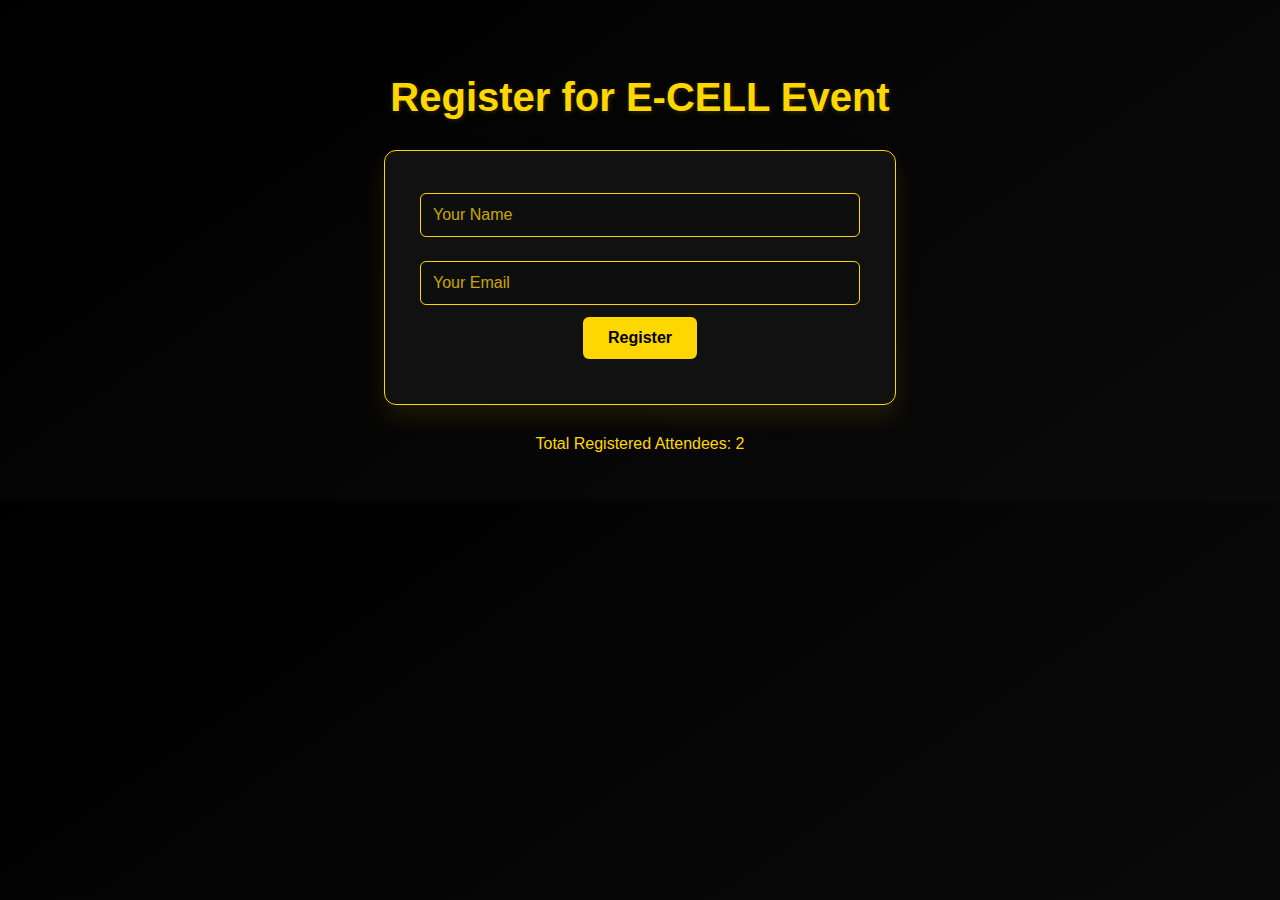
<file: index.html>
<!DOCTYPE html>
<html lang="en">
<head>
  <meta charset="UTF-8" />
  <meta name="viewport" content="width=device-width, initial-scale=1.0"/>
  <title>E-CELL Event Registration</title>
  <link rel="stylesheet" href="style.css" />
</head>
<body>

  <h1>Register for E-CELL Event</h1>

  <form id="registrationForm">
    <input type="text" id="name" placeholder="Your Name" required /><br />
    <input type="email" id="email" placeholder="Your Email" required /><br />
    <button type="submit">Register</button>
    <div class="message" id="message"></div>
  </form>

  <!-- Count Display Box -->
  <div class="count-box">
    Total Registered Attendees: <span id="attendeeCount">2</span>
  </div>

  <script src="script.js"></script>
</body>
</html>
</file>
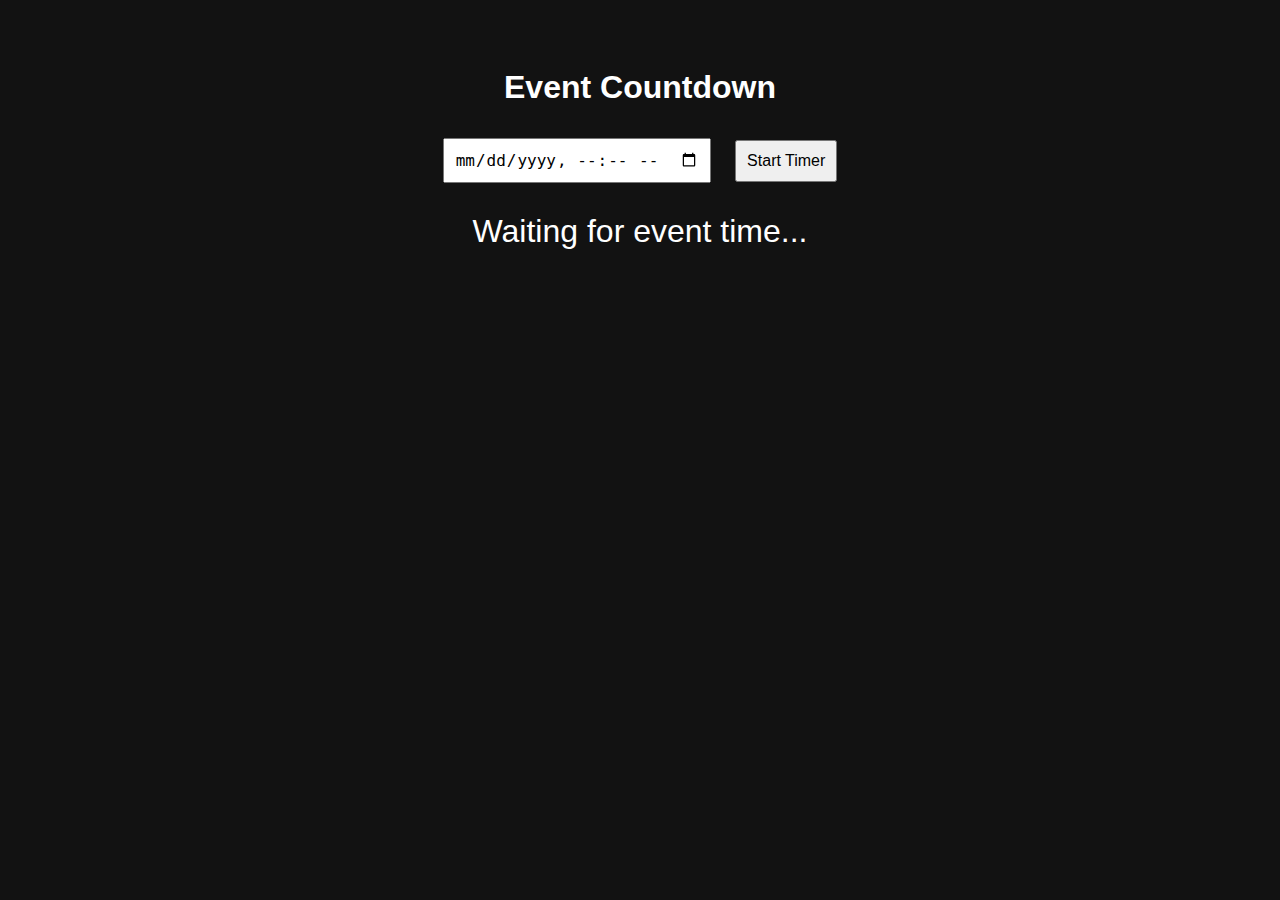
<file: Sai/index.html>
<!DOCTYPE html>
<html lang="en">
<head>
    <meta charset="UTF-8">
    <title>Persistent Countdown Timer</title>
    <link rel="stylesheet" href="style.css">
</head>
<body>
    <h1>Event Countdown</h1>
    
    <input type="datetime-local" id="eventTime">
    <button id="startBtn">Start Timer</button>

    <div id="timer">Waiting for event time...</div>

    <button id="removeTime">Delete Event</button>
    <script src="script.js"></script>
</body>
</html>
</file>
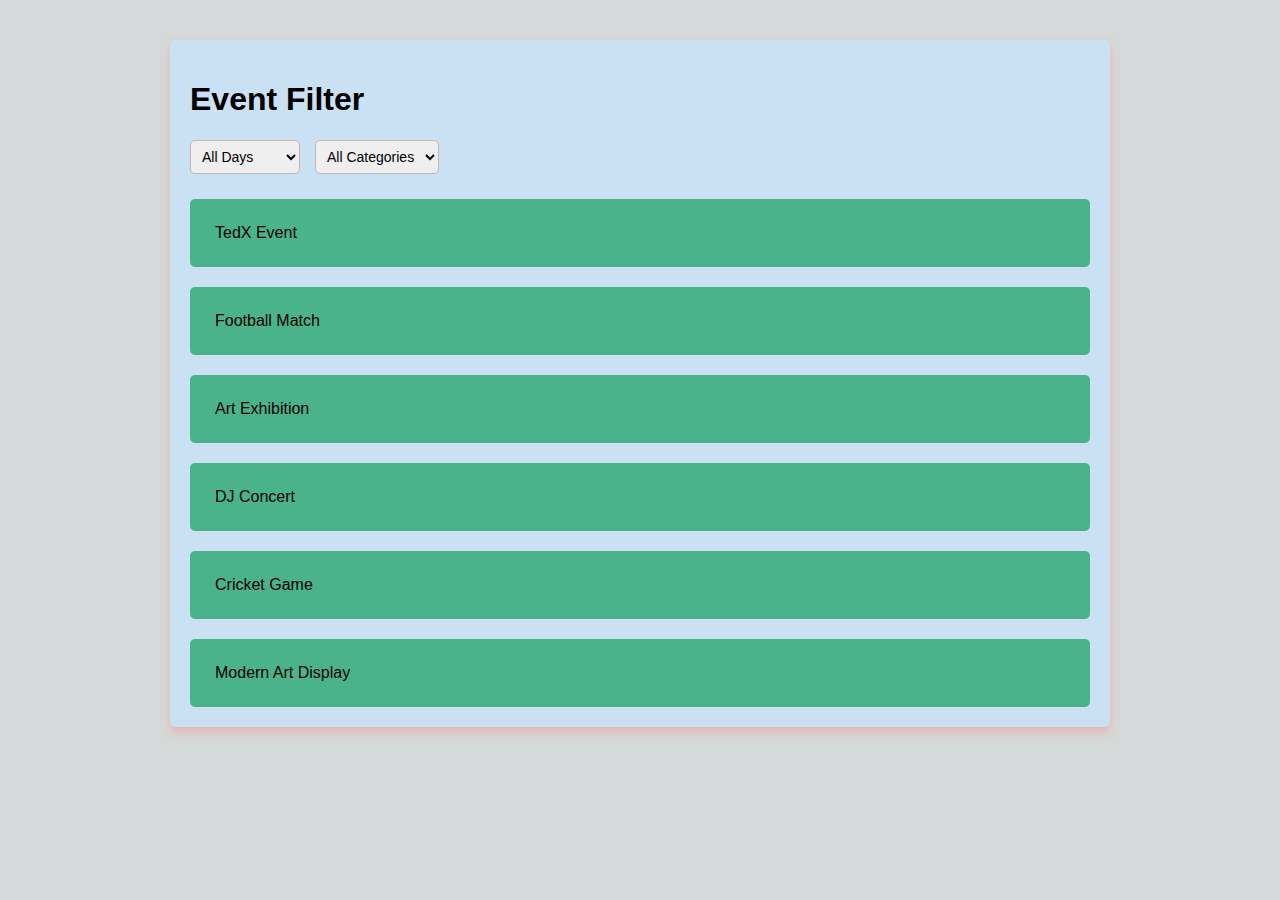
<file: Saran Rath New/index.html>
<!DOCTYPE html>
<html lang="en">
<head>
  <meta charset="UTF-8" />
  <meta name="viewport" content="width=device-width, initial-scale=1.0"/>
  <title>Event Filter</title>
  <link rel="stylesheet" href="style.css"/>
</head>
<body>
  <div class="container">
    <h1>Event Filter</h1>

    <div class="filters">
      <select id="dayFilter">
        <option value="all">All Days</option>
        <option value="monday">Monday</option>
        <option value="tuesday">Tuesday</option>
        <option value="wednesday">Wednesday</option>
      </select>

      <select id="categoryFilter">
        <option value="all">All Categories</option>
        <option value="music">Music</option>
        <option value="sports">Sports</option>
        <option value="art">Art</option>
      </select>
    </div>

    <div class="event-list">
      <div class="event-item music monday" data-title="TedX Event" data-description="The event giving opportunities to gain Knowledge.">
          TedX Event
      </div>
      <div class="event-item sports tuesday" data-title="Football Match" data-description="There is an event where local football teams compete.">
          Football Match 
      </div>
      <div class="event-item art wednesday" data-title="Art Exhibition" data-description="Showcase of art and sculptures.">
          Art Exhibition 
      </div>
      <div class="event-item music tuesday" data-title="DJ Concert" data-description="Event filled with lots of fun and entertainment.">
          DJ Concert 
      </div>
      <div class="event-item sports monday" data-title="Cricket Game" data-description="Just a friendly neighborhood game.">
          Cricket Game 
      </div>
      <div class="event-item art monday" data-title="Modern Art Display" data-description="Display event of some attractive Modern Art.">
          Modern Art Display 
      </div>
    </div>
  </div>

  <div id="eventModal" class="modal">
    <div class="modal-content">
      <span class="close-btn">&times;</span>
      <h2 id="modalTitle"></h2>
      <p id="modalDescription"></p>
    </div>
  </div>

  <script src="script.js"></script>
</body>
</html>
</file>
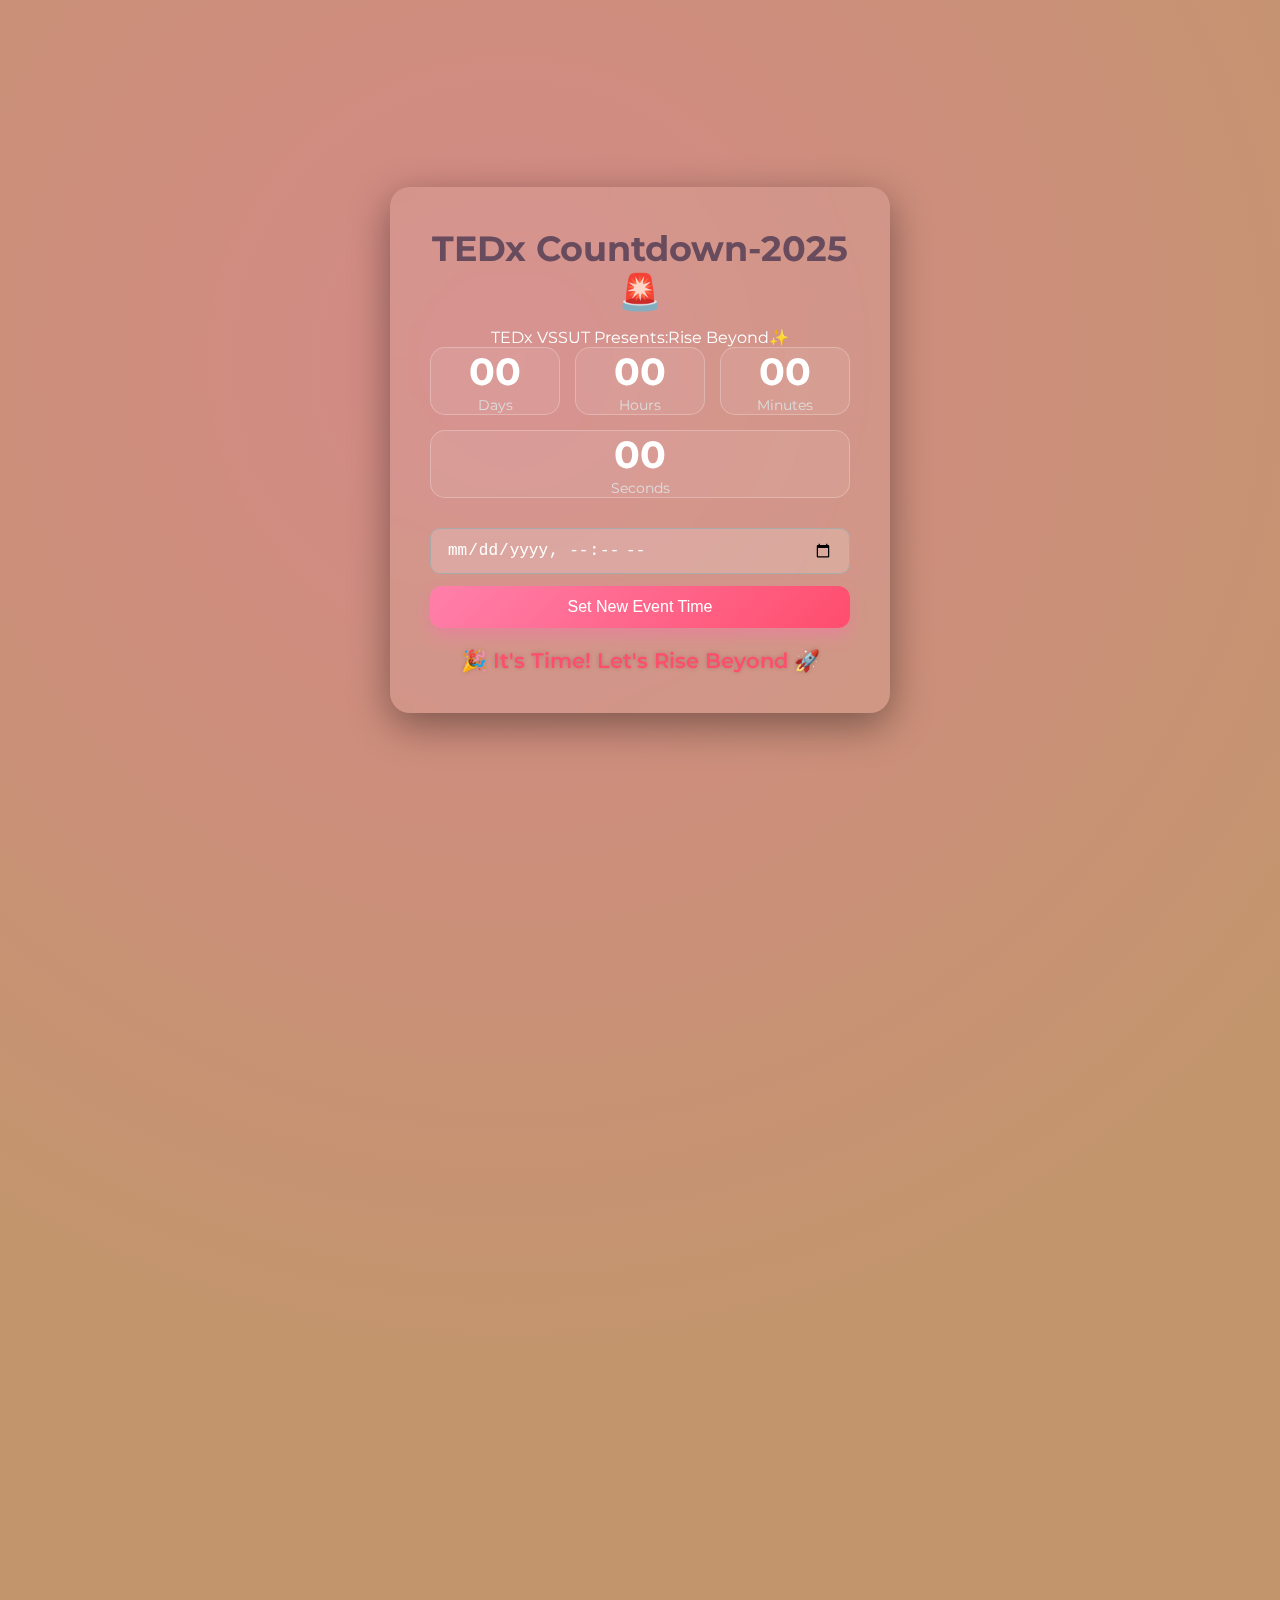
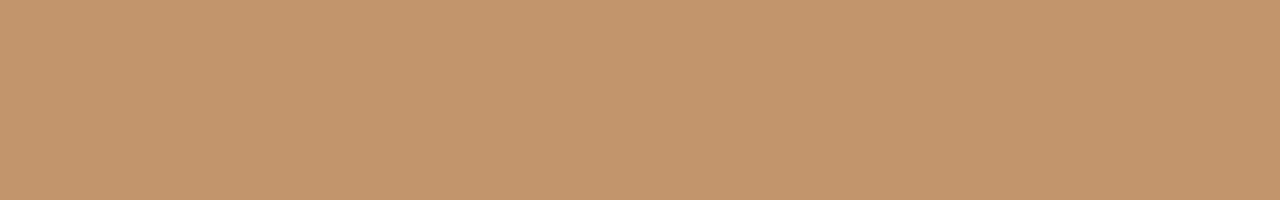
<file: Task-1/index.html>
<!DOCTYPE html>
<html lang="en">
<head>
  <meta charset="UTF-8" />
  <meta name="viewport" content="width=device-width, initial-scale=1.0"/>
  <title>TEDx is Almost Here🚀</title>
  <link rel="stylesheet" href="style.css" />
  <link href="https://fonts.googleapis.com/css2?family=Montserrat&display=swap" rel="stylesheet" />
</head>
<body>
  <div class="animated-bg"></div>

  <div class="container">
    <h1>TEDx Countdown-2025🚨</h1>
    <p id="event-time">TEDx VSSUT Presents:Rise Beyond✨</p>

    <div class="countdown">
      <div class="time-box">
        <span id="days">00</span>
        <small>Days</small>
      </div>
      <div class="time-box">
        <span id="hours">00</span>
        <small>Hours</small>
      </div>
      <div class="time-box">
        <span id="minutes">00</span>
        <small>Minutes</small>
      </div>
      <div class="time-box">
        <span id="seconds">00</span>
        <small>Seconds</small>
      </div>
    </div>

    <div class="set-event">
      <input type="datetime-local" id="event-time" />
      <button onclick="setNewEvent()">Set New Event Time</button>
    </div>

    <p id="message"></p>
  </div>

  <script src="script.js"></script>
</body>
</html>
</file>
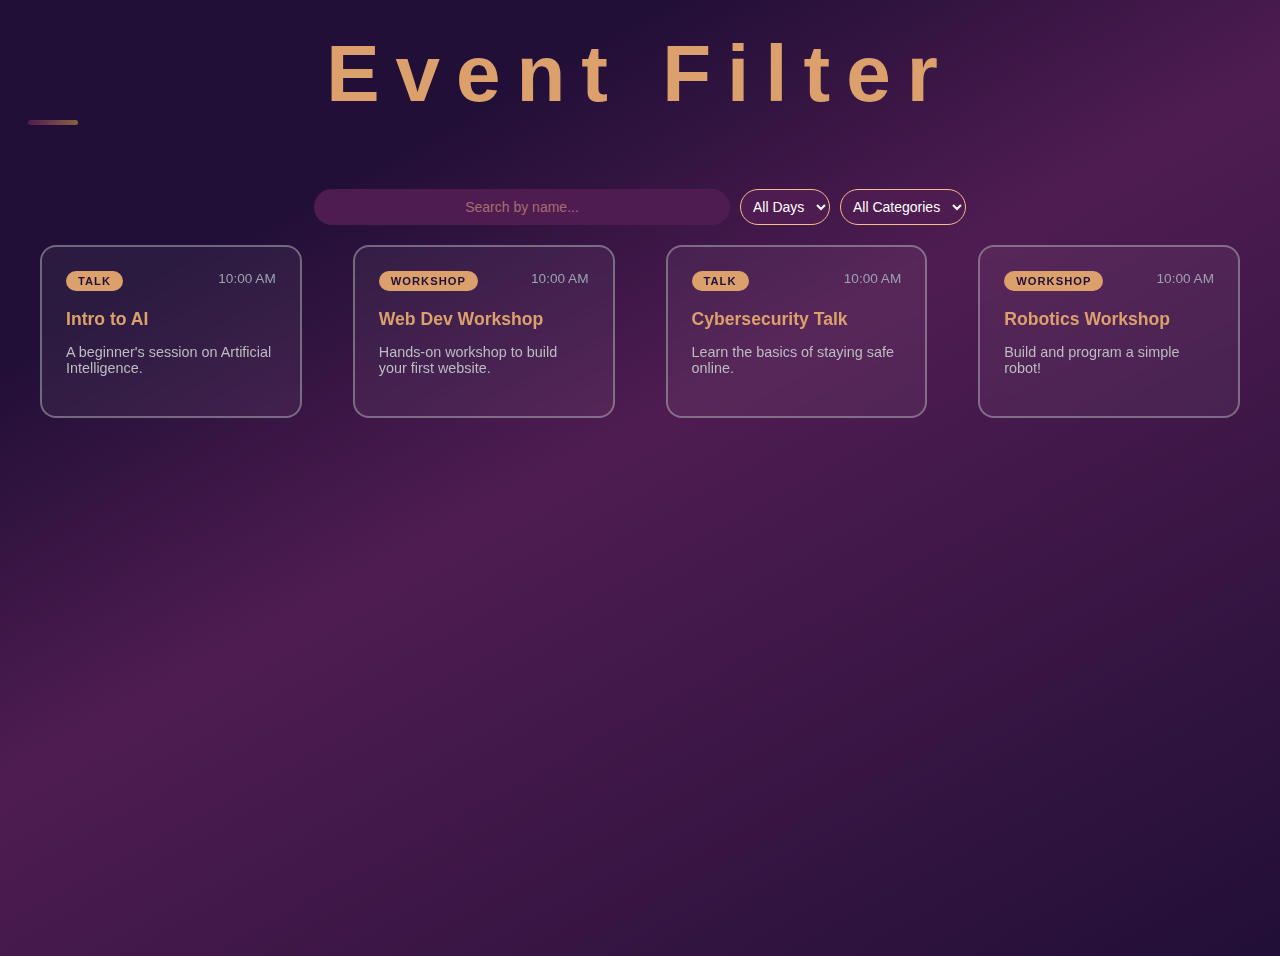
<file: Task-1/Rounak_Senapati/index.html>
<!DOCTYPE html>
<html lang="en">
  <head>
    <meta charset="UTF-8" />
    <meta name="viewport" content="width=device-width, initial-scale=1.0" />
    <title>Event Filter</title>
    <link rel="stylesheet" href="./style.css" />
  </head>
  <body>
    <div class="header startAnimation-1">
      <span >Event</span>
      <span>Filter</span>
      <div class="line"></div>
    </div>

    <div class="filters">
      <input type="text" id="nameFilter" placeholder="Search by name..." />
      <select id="dayFilter" class="btn">
        <option value="">All Days</option>
        <option value="Day 1">Day 1</option>
        <option value="Day 2">Day 2</option>
      </select>

      <select id="categoryFilter" class="btn">
        <option value="">All Categories</option>
        <option value="Workshop">Workshop</option>
        <option value="Talk">Talk</option>
      </select>
    </div>

    <div class="event-list" id="eventList"></div>

    <div class="popup" id="popup">
      <div class="popup-content" id="popupContent">
        <span class="close-btn" onclick="closePopup()">×</span>
        <h3 id="popupTitle"></h3>
        <p><strong>Day:</strong> <span id="popupDay"></span></p>
        <p><strong>Category:</strong> <span id="popupCategory"></span></p>
        <p id="popupDescription"></p>
      </div>
    </div>
    <script src="./script.js"></script>
  </body>
</html>
</file>
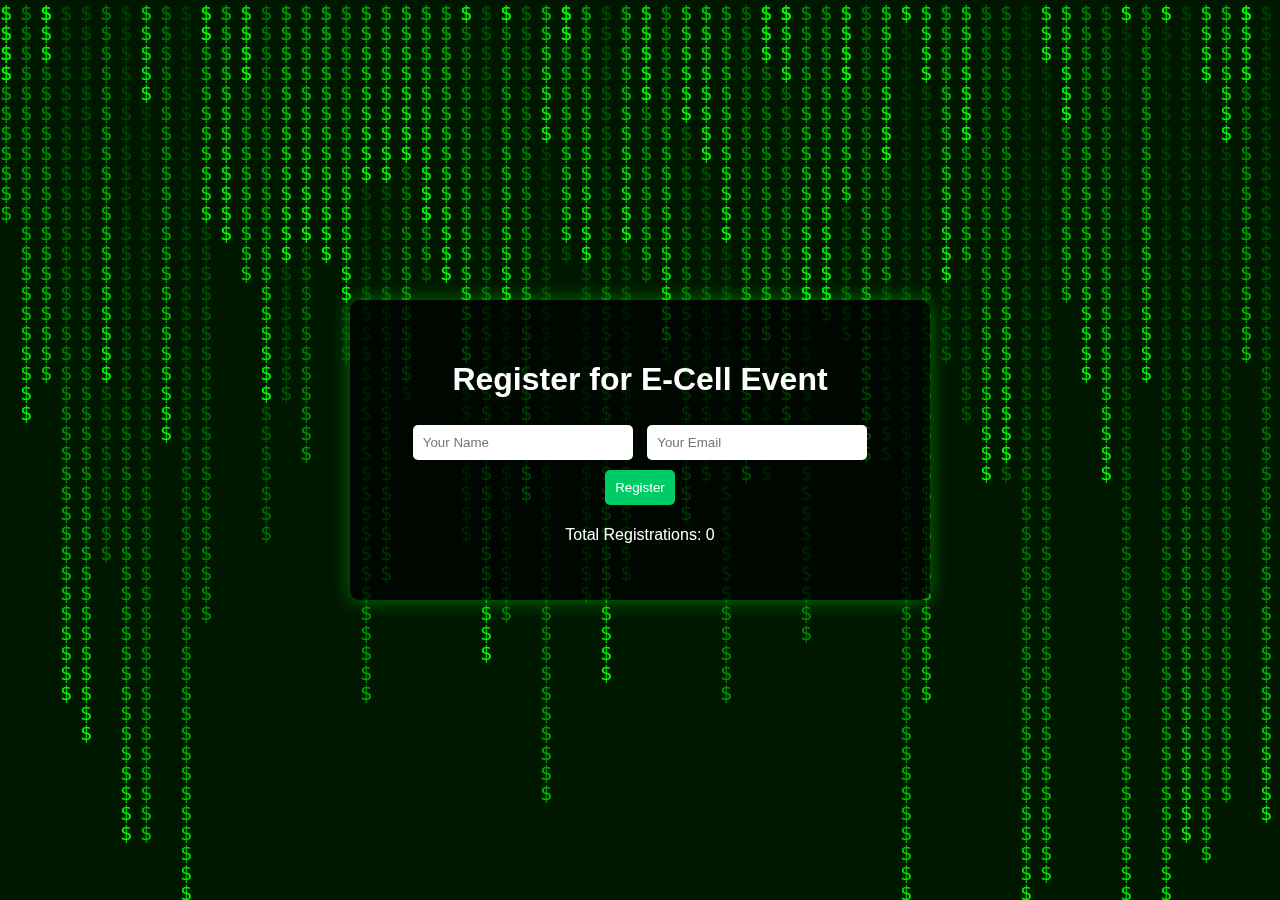
<file: Task-1/SomyaTDash/index.html>
<!DOCTYPE html>
<html lang="en">
<head>
  <meta charset="UTF-8">
  <title>E-Cell Event Registration</title>
  <link rel="stylesheet" href="style.css">
</head>
<body>
  <canvas id="bgCanvas"></canvas>

  <div class="container">
    <h1>Register for E-Cell Event</h1>
    <input type="text" id="name" placeholder="Your Name">
    <input type="email" id="email" placeholder="Your Email">
    <button onclick="register()">Register</button>
    <p id="message"></p>
    <p>Total Registrations: <span id="count">0</span></p>
  </div>

  <script src="script.js"></script>
</body>
</html>
</file>
<file: style.css>
body {
  font-family: 'Segoe UI', Tahoma, Geneva, Verdana, sans-serif;
  background: linear-gradient(145deg, #000000, #0a0a0a);
  color: #FFD700;
  padding: 40px;
  text-align: center;
}

h1 {
  color: #FFD700;
  font-size: 2.5em;
  margin-bottom: 20px;
  text-shadow: 1px 1px 5px rgba(255, 215, 0, 0.2);
}

form {
  background: #111;
  padding: 30px;
  margin: 30px auto;
  max-width: 450px;
  border-radius: 12px;
  box-shadow: 0 12px 25px rgba(255, 215, 0, 0.1);
  border: 1px solid #FFD700;
}

input[type="text"],
input[type="email"] {
  width: 92%;
  padding: 12px;
  margin: 12px 0;
  border: 1px solid #FFD700;
  border-radius: 6px;
  font-size: 1em;
  background-color: #0e0e0e;
  color: #FFD700;
}

input::placeholder {
  color: #c9a700;
}

button {
  padding: 12px 25px;
  background-color: #FFD700;
  color: #000;
  font-weight: bold;
  font-size: 1em;
  border: none;
  border-radius: 6px;
  cursor: pointer;
  transition: transform 0.2s ease;
}

button:hover {
  transform: scale(1.05);
}

.message {
  margin-top: 15px;
  font-weight: bold;
}

.error {
  color: #ff4d4d;
}

.success {
  color: #00cc66;
}
</file>
<file: Sai/style.css>
body {
    background: #121212;
    color: white;
    font-family: Arial, sans-serif;
    text-align: center;
    padding: 40px;
}

input, button {
    padding: 10px;
    margin: 10px;
    font-size: 16px;
}

#timer {
    font-size: 2em;
    margin-top: 20px;
}

#removeTime {
    display: none;
}
</file>
<file: Saran Rath New/style.css>
body {
  font-family: Arial, sans-serif;
  background: #d6d9d9;
  margin: 0;
  padding: 0;
}

.container {
  max-width: 900px;
  margin: 40px auto;
  padding: 20px;
  background: rgb(201, 225, 243);
  border-radius: 5px;
  box-shadow: 0 5px 10px rgba(232, 168, 168, 0.758);
}

h1 {
  text-align: left;
  color: #000000;
}

.filters {
  display: inline-flex;
  justify-content: left;
  gap: 15px;
  margin-bottom: 25px;
}

select {
  padding: 7px;
  font-size: 14px;
  border-radius: 5px;
  border: 1px solid #ccb1b1;
}

.event-list {
  display: flex;
  flex-direction: column;
  gap: 20px; 
}


.event-item {
  padding: 25px;
  background-color: #4bb38b;
  border-radius: 5px;
  font-size: 16px;
  cursor: pointer;
  transition:transform 0.3s;
  
}

.event-item:hover {
  background-color: #dce3ea;
  transform: scale(1.03);
}

.modal {
  display: none;
  position: fixed;
  z-index: 999;
  left: 0; top: 0;
  width: 100%; height: 100%;
  background: rgba(255, 255, 255, 0.6);
  align-items: center;
  justify-content: center;
}

.modal-content {
  background: rgb(247, 244, 244);
  padding: 30px;
  border-radius: 10px;
  max-width: 500px;
  width: 90%;
  box-shadow: 0 5px 15px rgba(187, 184, 184, 0.878);
  position: relative;
}

.close-btn {
  position: absolute;
  top: 10px;
  right: 15px;
  font-size: 24px;
  color: #bb8888;
  cursor: pointer;
}
</file>
<file: Task-1/style.css>
@import url('https://fonts.googleapis.com/css2?family=Poppins:wght@400;600&display=swap');

* {
  margin: 0;
  padding: 0;
  box-sizing: border-box;
}

html, body {
  height: 100%;
}

body {
  font-family: 'Montserrat', sans-serif;
  background-color: #c3956d;
  color: #333;
  display: flex;
  justify-content: center;
  align-items: center;
  position: relative;
  overflow: hidden;
}

.animated-bg {
  position: absolute;
  top: 0;
  left: 0;
  width: 200%;
  height: 200%;
  background: radial-gradient(circle at 20% 20%, #ff6ec7, transparent 40%);
              radial-gradient(circle at 80% 80%, #6c63ff, transparent 40%);
  animation: moveBackground 18s ease-in-out infinite;
  z-index: 0;
  opacity: 0.3;
  filter:blur(40 px);
}

@keyframes moveBackground {
  0% { transform: translate(0, 0); }
  50% { transform: translate(-15%, -15%); }
  100% { transform: translate(0, 0); }
}

.container {
  position: relative;
  z-index: 1;
  background-color: rgba(255,255,255,0.08);
  padding: 40px;
  border-radius: 20px;
  max-width: 500px;
  width: 100%;
  text-align: center;
  box-shadow: 0 12px 40px rgba(0, 0, 0, 0.4);
  backdrop-filter: blur(15px);
  color:white;
}

h1 {
  color: #684b5d;
  font-size: 2.2rem;
  margin-bottom: 15px;
}

#event-name {
  font-size: 1.1rem;
  color: #9c6bd0;
  margin-bottom: 30px;
}

.countdown {
  display: flex;
  justify-content: space-between;
  flex-wrap: wrap;
  gap: 15px;
  margin-bottom: 30px;
}

.time-box {
  background-color: rgba(255,255,255,0.08);
  border: 1px solid rgba(255,255,255,0.25);
  padding: 20 px 25 px;
  border-radius: 15px;
  flex: 1 1 100px;
  transition: transform 0.3s ease, box-shadow 0.3s ease;
}

.time-box:hover {
  transform: scale(1.05);
  box-shadow: 0 5px 15px rgba(255, 110, 199, 0.4);
}

.time-box span {
  font-size: 2.4rem;
  font-weight: 700;
  color: #ffffff;
  display: block;
}

.time-box small {
  font-size: 0.9rem;
  color: #ddd;
}

.set-event {
  margin-top: 20px;
  display: flex;
  flex-direction: column;
  gap: 12px;
}

input[type="datetime-local"] {
  padding: 12px 16px;
  border: 1px solid #aaa;
  border-radius: 10px;
  font-size: 1rem;
  background-color: rgba(255,255,255,0.1);
  color: white;
  backdrop-filter: blur(8px);
  outline:none;
}

button {
  padding: 12px 24px;
  background:linear-gradient(135deg,#ff80ab,#ff4d6d);
  color: #fff;
  border: none;
  border-radius: 12px;
  font-size: 1rem;
  cursor: pointer;
  transition: all 0.3s;
  box-shadow: 0 8px 15px rgba(255,110,175,0.4);
  backdrop-filter: blur(4px);
}

button:hover {
  background:linear-gradient(135deg,#ff4d6d,#ff1e56);
  transform: scale(1.07);
  box-shadow: 0 10px 20px rgba(255,77,109,0.5);
}

#message {
  margin-top: 20px;
  font-size: 1.3rem;
  font-weight: 600;
  color: #ff4d6d;
  text-shadow: 0 0 5px rgba(0,0,0,0.2);
}

/* Responsive */
@media (max-width: 500px) {
  .countdown {
    flex-direction: column;
    gap: 20px;
  }
  button {
    width:100%
  }
}
</file>
<file: Task-1/Rounak_Senapati/style.css>
body {
    font-family: Arial, sans-serif;
    padding: 20px;
    height: 100vh;
background: linear-gradient(151deg,#210f37 22%, rgba(79, 28, 81, 1) 47%, rgba(33, 15, 55, 1) 100%) ;
background-size: contain;

  }

  ::-webkit-scrollbar{
    display:none;
  }

  :root {
    --primary-clr: #210F37;
    --secondary-clr: #4F1C51;
    --btn-color: #4F1C51;
    --text-color-normal:rgb(220, 160, 109);
    --text-color-dark:rgb(136, 98, 65);
    --text-color-light:rgb(248, 189, 137);
  }

  .header {
    text-align: center;
    color: var(--text-color-normal);
    font-size:5rem;
    letter-spacing:1rem;
    font-weight: 800;
    margin-bottom: 4rem;
  }
  @media screen and (max-width: 768px) {
    .header{
      font-size: 2rem;
      letter-spacing: 0.75rem;
    }
  }
  .line{
    height: 5px;
    background:linear-gradient(90deg,var(--secondary-clr),var(--text-color-dark) );
    width: 50px;
    border-radius: 50px;
    animation: lineAnimation 3s ease-in-out alternate infinite;
    
    
  }
  @keyframes lineAnimation {
    0% {
      width: 30px;
      background-position: left;
      transform: translateX(0);
    }
    50% {
      width: 100px;
      background-position: right;
      transform: translateX(40vw);
    }
    100% {
      width: 30px;
      background-position: left;
      transform: translateX(90vw);
    }
  }
  

  .filters {
    display: flex;
    gap: 10px;
    margin-bottom: 20px;
    justify-content: center;
    flex-wrap: wrap;
    
  }

  .filters select, .filters input {
    padding: 8px;
    font-size: 14px;
  }
  .filters input {
    background-color: var(--secondary-clr);
    outline: none;
    border:none;
    border-radius: 300px;
    width: 25rem;
    color: var(--text-color-normal);
    transition: all 0.5s ease;
    
    
  }
  .filters input:hover{
      transform:scale(1.02);
  }
  .filters input::placeholder{
    color: var(--text-color-light);
    text-align: center;
    opacity:0.5;
    
  }
  .filters input:focus{
    border: 2px solid var(--text-color-light);
    
  }

  .btn{
    background-color: var(--secondary-clr);
    color: rgb(255, 255, 255);
    border: none;
    border-radius: 300px;
    padding: 10px 10px;
    border: 1px solid var(--text-color-light);
  }

  

  .event-list {
    display: grid;
    grid-template-columns: repeat(auto-fill, minmax(200px, 1fr));
    gap: 51px;
    max-width: 1200px;
    margin: auto;
  }
  
  @media screen and (max-width: 972px) {
    .event-list {
      grid-template-columns:1fr ;
    }
  }
  
  .event-card {
    background: rgba(255, 255, 255, 0.05);
    backdrop-filter: blur(10px);
    border: 2px solid rgba(184, 186, 188, 0.49);
    border-radius: 1rem;
    padding: 1.5rem;
    cursor: pointer;
    transition: transform 0.3s, box-shadow 0.3s;
  }

  .event-card:hover {
    transform: scale(1.05);
    box-shadow: 0 10px 30px rgba(0, 0, 0, 0.3);
  }

  .event-top {
    display: flex;
    justify-content: space-between;
    align-items: flex-start;
    margin-bottom: 1rem;
  }

  .tag {
    padding: 4px 12px;
    border-radius: 9999px;
    font-size: 0.7rem;
    font-weight: bold;
    text-transform: uppercase;
    letter-spacing: 1px;
    background-color: var(--text-color-normal);
    color: var(--primary-clr);
  }

  .event-time {
    font-size: 0.85rem;
    font-weight: 500;
    color: #9ca3af;
  }

  .event-title {
    font-size: 1.1rem;
    font-weight: bold;
    margin-bottom: 0.5rem;
    transition: color 0.3s;
    color: var(--text-color-normal);
  }

  .event-card:hover .event-title {
    color: #ffffff;
  }

  .event-description {
    font-size: 0.9rem;
    margin-bottom: 1rem;
    color: #bbbdc0;
    overflow: hidden;
  }


  

  .popup {
    position: fixed;
    top: 0;
    left: 0;
    width: 100%;
    height: 100%;
    background: rgba(0,0,0,0.6);
    display: none;
    align-items: center;
    justify-content: center;
  }
  
  .popup-content {
    background: rgba(255, 253, 253, 0.127);
    backdrop-filter: blur(2px);
    padding: 20px;
    border-radius: 10px;
    width: 300px;
    animation: popup 0.5s forwards ease-in-out;
    position: relative;
    color: var(--text-color-normal);
  }
  
  @keyframes popup {
    0%{
      transform: scale(0.8);
      opacity:0.2;
    }
    100%{
      transform: scale(1.2);
      opacity:1;
    }
  }
  .close-btn {
    position: absolute;
    top: 10px;
    right: 15px;
    cursor: pointer;
    font-weight: bold;
  }

  .startAnimation-1 {
    animation: animation-1 1s forwards ease ;
  }

  @keyframes animation-1{
    0%{
        opacity:0;
        translate:0px 40px;
    }
    100%{
      opacity:1;
      translate: 0px 0px;

    }
  }
</file>
<file: Task-1/SomyaTDash/style.css>
body, html {
  margin: 0;
  padding: 0;
  font-family: Arial, sans-serif;
  background: #001f00;
  overflow: hidden;
  height: 100%;
}

#bgCanvas {
  position: fixed;
  top: 0;
  left: 0;
  z-index: 0;
}

.container {
  position: absolute;
  top: 50%;
  left: 50%;
  transform: translate(-50%, -50%);
  z-index: 1;
  padding: 40px;
  text-align: center;
  background: rgba(0, 0, 0, 0.7); /* Semi-transparent black */
  color: white;
  max-width: 500px;
  width: 90%;
  border-radius: 10px;
  box-shadow: 0 0 20px rgba(0, 255, 0, 0.4);
}

input, button {
  padding: 10px;
  margin: 5px;
  border: none;
  border-radius: 5px;
}

input {
  width: 40%;
}

button {
  background-color: #00cc66;
  color: white;
  cursor: pointer;
}

button:hover {
  background-color: #00994d;
}
</file>
